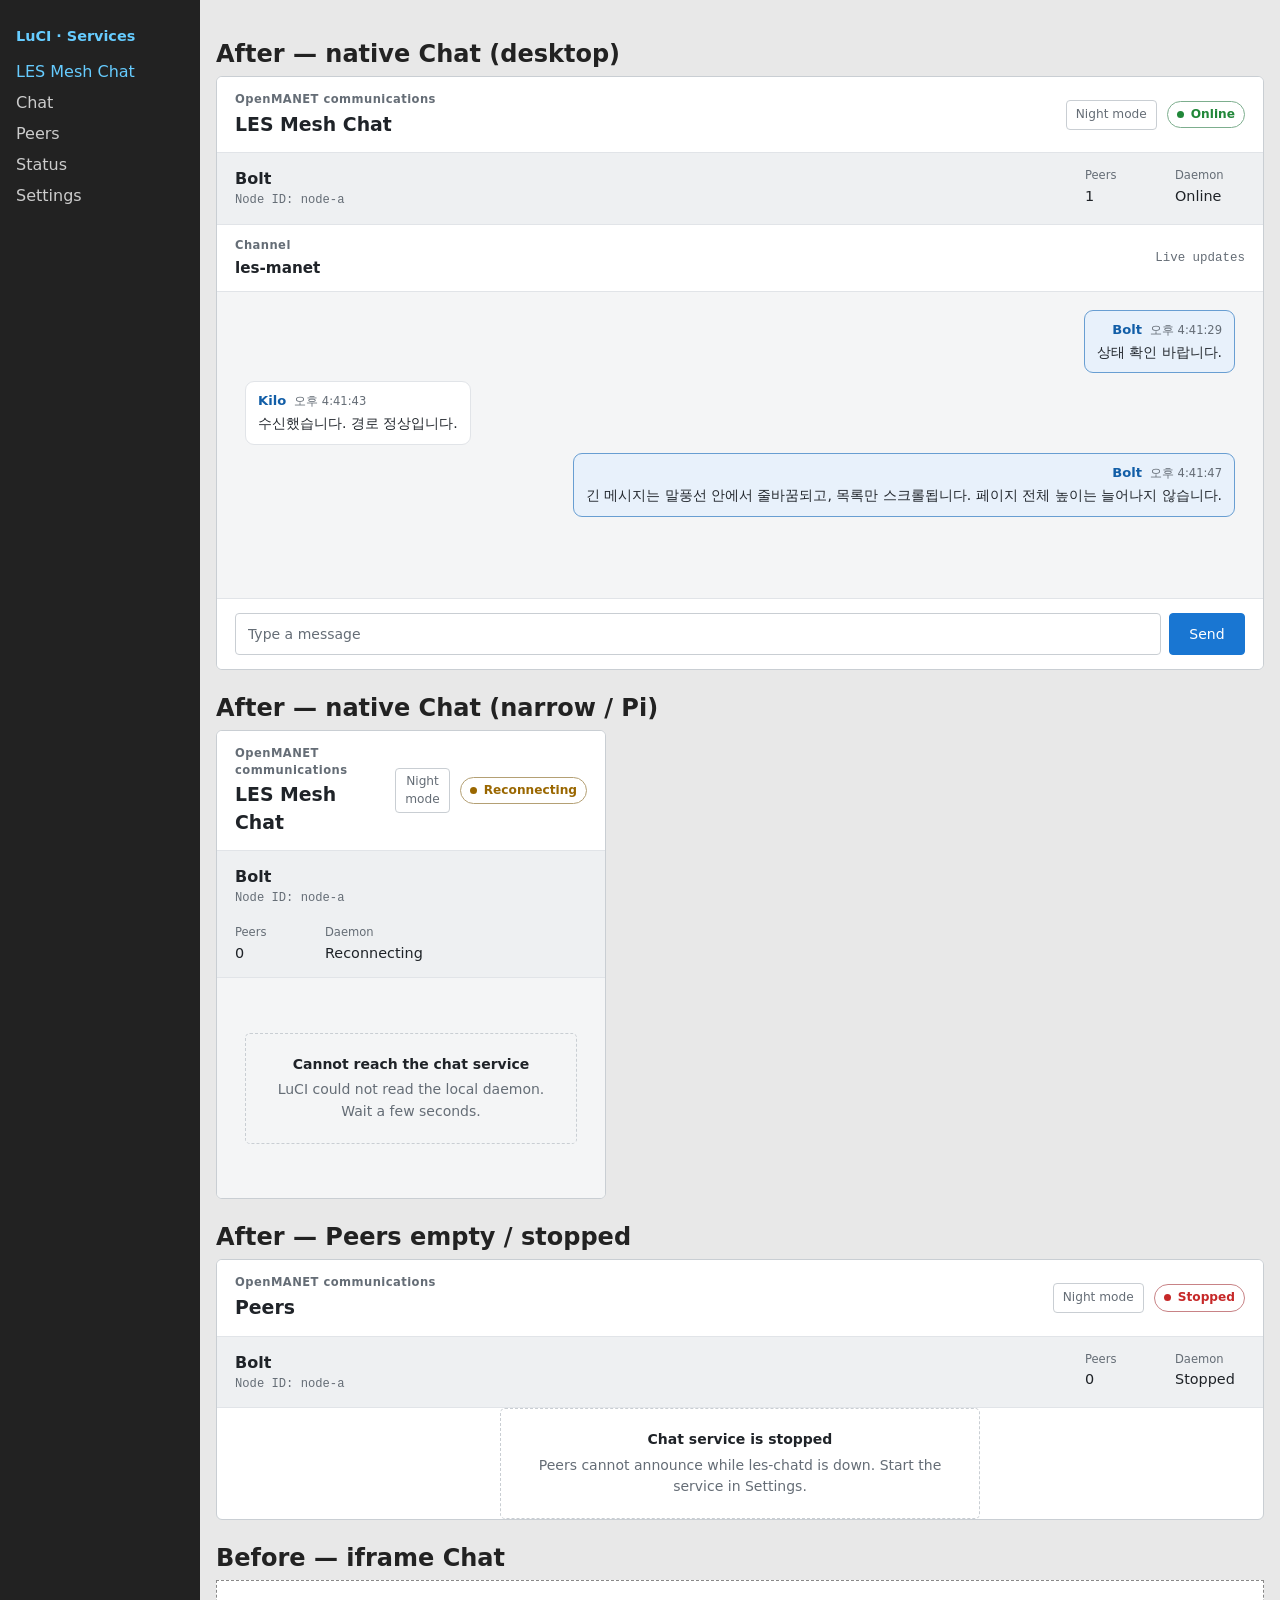
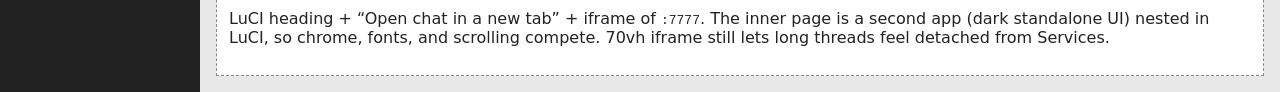
<file: openwrt/package/luci-app-les-chat/preview/mockup.html>
<!doctype html>
<html lang="en">
<head>
	<meta charset="utf-8">
	<meta name="viewport" content="width=device-width, initial-scale=1">
	<title>LES Mesh Chat LuCI mockup</title>
	<link rel="stylesheet" href="../files/www/luci-static/resources/view/les_chat/les_chat.css">
	<style>
		body { margin: 0; font-family: system-ui, sans-serif; background: #e8e8e8; color: #222; }
		.luci-shell { display: grid; grid-template-columns: 200px 1fr; min-height: 100vh; }
		.luci-nav { background: #222; color: #ddd; padding: 16px; }
		.luci-nav h1 { font-size: 0.9rem; color: #6cf; }
		.luci-nav a { display: block; color: #ccc; text-decoration: none; padding: 6px 0; }
		.luci-nav a.active { color: #6cf; }
		.luci-main { padding: 16px; }
		.grid { display: grid; gap: 24px; }
		.phone { width: 390px; max-width: 100%; }
		h2.section { margin: 24px 0 8px; }
		.before { padding: 12px; border: 1px dashed #888; background: #fff; }
	</style>
</head>
<body>
<div class="luci-shell">
	<nav class="luci-nav">
		<h1>LuCI · Services</h1>
		<a href="#chat" class="active">LES Mesh Chat</a>
		<a>Chat</a>
		<a>Peers</a>
		<a>Status</a>
		<a>Settings</a>
	</nav>
	<main class="luci-main">
		<h2 class="section">After — native Chat (desktop)</h2>
		<div class="les-chat-app">
			<div class="les-chat-panel les-chat-stage">
				<div class="les-chat-topbar">
					<div>
						<p class="les-chat-eyebrow">OpenMANET communications</p>
						<h2 class="les-chat-title">LES Mesh Chat</h2>
					</div>
					<div class="les-chat-topbar-actions">
						<button class="les-chat-theme-toggle" type="button">Night mode</button>
						<div class="les-chat-badge les-chat-badge-online">Online</div>
					</div>
				</div>
				<div class="les-chat-identity">
					<div class="les-chat-id-block">
						<p class="les-chat-callsign">Bolt</p>
						<p class="les-chat-node-id">Node ID: node-a</p>
					</div>
					<dl class="les-chat-metrics">
						<div><dt>Peers</dt><dd>1</dd></div>
						<div><dt>Daemon</dt><dd>Online</dd></div>
					</dl>
				</div>
				<div class="les-chat-channel">
					<div>
						<p class="les-chat-eyebrow">Channel</p>
						<strong>les-manet</strong>
					</div>
					<span class="les-chat-channel-name">Live updates</span>
				</div>
				<div class="les-chat-messages">
					<article class="les-chat-msg les-chat-msg-local">
						<header class="les-chat-msg-header">
							<strong class="les-chat-msg-callsign">Bolt</strong>
							<time class="les-chat-msg-time">오후 4:41:29</time>
						</header>
						<p class="les-chat-msg-body">상태 확인 바랍니다.</p>
					</article>
					<article class="les-chat-msg les-chat-msg-remote">
						<header class="les-chat-msg-header">
							<strong class="les-chat-msg-callsign">Kilo</strong>
							<time class="les-chat-msg-time">오후 4:41:43</time>
						</header>
						<p class="les-chat-msg-body">수신했습니다. 경로 정상입니다.</p>
					</article>
					<article class="les-chat-msg les-chat-msg-local">
						<header class="les-chat-msg-header">
							<strong class="les-chat-msg-callsign">Bolt</strong>
							<time class="les-chat-msg-time">오후 4:41:47</time>
						</header>
						<p class="les-chat-msg-body">긴 메시지는 말풍선 안에서 줄바꿈되고, 목록만 스크롤됩니다. 페이지 전체 높이는 늘어나지 않습니다.</p>
					</article>
				</div>
				<div class="les-chat-composer">
					<form class="les-chat-form" onsubmit="return false">
						<input type="text" placeholder="Type a message" value="">
						<button type="submit">Send</button>
					</form>
				</div>
			</div>
		</div>

		<h2 class="section">After — native Chat (narrow / Pi)</h2>
		<div class="phone">
			<div class="les-chat-app">
				<div class="les-chat-panel">
					<div class="les-chat-topbar">
						<div>
							<p class="les-chat-eyebrow">OpenMANET communications</p>
							<h2 class="les-chat-title">LES Mesh Chat</h2>
						</div>
						<div class="les-chat-topbar-actions">
							<button class="les-chat-theme-toggle" type="button">Night mode</button>
							<div class="les-chat-badge les-chat-badge-reconnect">Reconnecting</div>
						</div>
					</div>
					<div class="les-chat-identity">
						<div class="les-chat-id-block">
							<p class="les-chat-callsign">Bolt</p>
							<p class="les-chat-node-id">Node ID: node-a</p>
						</div>
						<dl class="les-chat-metrics">
							<div><dt>Peers</dt><dd>0</dd></div>
							<div><dt>Daemon</dt><dd>Reconnecting</dd></div>
						</dl>
					</div>
					<div class="les-chat-messages" style="min-height:220px">
						<div class="les-chat-empty">
							<strong>Cannot reach the chat service</strong>
							<p>LuCI could not read the local daemon. Wait a few seconds.</p>
						</div>
					</div>
				</div>
			</div>
		</div>

		<h2 class="section">After — Peers empty / stopped</h2>
		<div class="les-chat-app">
			<div class="les-chat-panel">
				<div class="les-chat-topbar">
					<div>
						<p class="les-chat-eyebrow">OpenMANET communications</p>
						<h2 class="les-chat-title">Peers</h2>
					</div>
					<div class="les-chat-topbar-actions">
						<button class="les-chat-theme-toggle" type="button">Night mode</button>
						<div class="les-chat-badge les-chat-badge-stopped">Stopped</div>
					</div>
				</div>
				<div class="les-chat-identity">
					<div class="les-chat-id-block">
						<p class="les-chat-callsign">Bolt</p>
						<p class="les-chat-node-id">Node ID: node-a</p>
					</div>
					<dl class="les-chat-metrics">
						<div><dt>Peers</dt><dd>0</dd></div>
						<div><dt>Daemon</dt><dd>Stopped</dd></div>
					</dl>
				</div>
				<div class="les-chat-empty">
					<strong>Chat service is stopped</strong>
					<p>Peers cannot announce while les-chatd is down. Start the service in Settings.</p>
				</div>
			</div>
		</div>

		<h2 class="section">Before — iframe Chat</h2>
		<div class="before">
			<p>LuCI heading + “Open chat in a new tab” + iframe of <code>:7777</code>. The inner page is a second app (dark standalone UI) nested in LuCI, so chrome, fonts, and scrolling compete. 70vh iframe still lets long threads feel detached from Services.</p>
		</div>
	</main>
</div>
</body>
</html>
</file>
<file: openwrt/package/luci-app-les-chat/files/www/luci-static/resources/view/les_chat/les_chat.css>
/* A quiet, LuCI-native surface: familiar admin spacing and messaging affordances. */
.les-chat-app {
	--les-bg: var(--background-color-low, #f4f5f6);
	--les-surface: var(--background-color-high, #ffffff);
	--les-surface-muted: var(--background-color-medium, #eef0f2);
	--les-border: var(--border-color-medium, #c9ced3);
	--les-border-soft: var(--border-color-low, #e1e4e8);
	--les-text: var(--text-color-high, #24292f);
	--les-text-strong: var(--text-color-highest, #1f2328);
	--les-muted: var(--text-color-medium, #656d76);
	--les-accent: var(--primary-color-high, #1976d2);
	--les-accent-strong: var(--primary-color-low, #125ea7);
	--les-success: var(--success-color-high, #218739);
	--les-danger: var(--error-color-high, #c62828);
	--les-warn: var(--warning-color-high, #9a6700);
	display: flex;
	flex-direction: column;
	gap: 12px;
	min-width: 0;
	color: var(--les-text);
	font-family: system-ui, -apple-system, BlinkMacSystemFont, "Segoe UI", "Noto Sans KR", sans-serif;
	font-size: 14px;
	line-height: 1.45;
}

/* OpenMANET-style night palette: deep blue-green surfaces with restrained cyan accents. */
.les-chat-app[data-les-theme="dark"] {
	--les-bg: #071014;
	--les-surface: #0d191e;
	--les-surface-muted: #132229;
	--les-border: #29434c;
	--les-border-soft: #1d333b;
	--les-text: #dcecf0;
	--les-text-strong: #f2fbfd;
	--les-muted: #86a6af;
	--les-accent: #16d9eb;
	--les-accent-strong: #0bb8cc;
	--les-success: #46d98a;
	--les-danger: #ff7180;
	--les-warn: #e6c35c;
}

.les-chat-app * {
	box-sizing: border-box;
}

.les-chat-panel {
	display: flex;
	flex-direction: column;
	min-width: 0;
	min-height: 0;
	overflow: hidden;
	border: 1px solid var(--les-border);
	border-radius: 6px;
	background: var(--les-surface);
}

.les-chat-topbar,
.les-chat-identity,
.les-chat-channel,
.les-chat-composer {
	display: flex;
	align-items: center;
	justify-content: space-between;
	gap: 16px;
	padding: 14px 18px;
}

.les-chat-topbar,
.les-chat-channel,
.les-chat-composer {
	border-bottom: 1px solid var(--les-border-soft);
}

.les-chat-topbar {
	background: var(--les-surface);
}

.les-chat-topbar-actions {
	display: inline-flex;
	align-items: center;
	gap: 10px;
}

.les-chat-theme-toggle {
	min-height: 30px;
	padding: 4px 9px;
	border: 1px solid var(--les-border);
	border-radius: 4px;
	color: var(--les-muted);
	background: transparent;
	font: inherit;
	font-size: 0.76rem;
	cursor: pointer;
}

.les-chat-restart {
	border-color: var(--les-warn);
	color: var(--les-warn);
}

.les-chat-restart:hover {
	background: color-mix(in srgb, var(--les-warn) 12%, var(--les-surface));
}

.les-chat-theme-toggle:hover,
.les-chat-theme-toggle:focus {
	border-color: var(--les-accent);
	color: var(--les-accent-strong);
	outline: 2px solid color-mix(in srgb, var(--les-accent) 20%, transparent);
	outline-offset: 1px;
}

.les-chat-composer {
	border-top: 1px solid var(--les-border-soft);
	border-bottom: 0;
	background: var(--les-surface);
}

.les-chat-eyebrow {
	margin: 0 0 3px;
	color: var(--les-muted);
	font-size: 0.72rem;
	font-weight: 600;
	letter-spacing: 0.04em;
	text-transform: none;
}

.les-chat-title {
	margin: 0;
	color: var(--les-text-strong);
	font-size: 1.18rem;
	font-weight: 650;
	letter-spacing: 0;
}

.les-chat-badge {
	display: inline-flex;
	align-items: center;
	gap: 7px;
	padding: 4px 9px;
	border: 1px solid var(--les-border);
	border-radius: 999px;
	color: var(--les-muted);
	font-size: 0.76rem;
	font-weight: 600;
	white-space: nowrap;
}

.les-chat-badge::before {
	content: "";
	width: 7px;
	height: 7px;
	border-radius: 50%;
	background: currentColor;
}

.les-chat-badge-online {
	color: var(--les-success);
	border-color: var(--les-success);
	border-color: color-mix(in srgb, var(--les-success) 45%, var(--les-border));
}

.les-chat-badge-offline,
.les-chat-badge-stopped {
	color: var(--les-danger);
	border-color: var(--les-danger);
	border-color: color-mix(in srgb, var(--les-danger) 45%, var(--les-border));
}

.les-chat-badge-reconnect {
	color: var(--les-warn);
	border-color: var(--les-warn);
	border-color: color-mix(in srgb, var(--les-warn) 45%, var(--les-border));
}

.les-chat-identity {
	align-items: flex-start;
	flex-wrap: wrap;
	border-bottom: 1px solid var(--les-border-soft);
	background: var(--les-surface-muted);
}

.les-chat-identity-alert {
	display: flex;
	align-items: center;
	gap: 10px;
	margin: 0 0 16px;
	padding: 10px 12px;
	border: 1px solid #e0a12d;
	border-radius: 8px;
	background: #fff7e5;
	color: #684b0a;
	font-size: 0.9rem;
}

.les-chat-identity-alert span {
	flex: 1 1 auto;
}

.les-chat-identity-alert a {
	font-weight: 700;
}

.les-chat-app[data-les-theme="dark"] .les-chat-identity-alert {
	border-color: #9b7428;
	background: #332811;
	color: #f4d58e;
}

.les-chat-id-block {
	min-width: 12rem;
}

.les-chat-callsign {
	margin: 0;
	color: var(--les-text-strong);
	font-size: 1rem;
	font-weight: 650;
	overflow-wrap: anywhere;
}

.les-chat-node-id {
	margin: 2px 0 0;
	color: var(--les-muted);
	font-family: ui-monospace, SFMono-Regular, Menlo, Consolas, monospace;
	font-size: 0.76rem;
	overflow-wrap: anywhere;
}

.les-chat-metrics {
	display: flex;
	flex-wrap: wrap;
	gap: 20px;
	margin: 0;
}

.les-chat-metrics div {
	min-width: 70px;
}

.les-chat-metrics dt {
	margin: 0 0 2px;
	color: var(--les-muted);
	font-size: 0.72rem;
	font-weight: 500;
}

.les-chat-metrics dd {
	margin: 0;
	color: var(--les-text-strong);
	font-size: 0.9rem;
	overflow-wrap: anywhere;
}

.les-chat-channel {
	padding-top: 12px;
	padding-bottom: 12px;
	background: var(--les-surface);
}

.les-chat-channel strong {
	color: var(--les-text-strong);
	font-size: 0.95rem;
	font-weight: 650;
}

.les-chat-channel-name {
	color: var(--les-muted);
	font-family: ui-monospace, SFMono-Regular, Menlo, Consolas, monospace;
	font-size: 0.78rem;
}

.les-chat-stage {
	display: flex;
	flex-direction: column;
	min-height: 0;
	position: relative;
	height: min(66vh, 44rem);
}

.les-chat-messages,
.les-chat-scroll {
	flex: 1 1 auto;
	min-height: 0;
	overflow-x: hidden;
	overflow-y: auto;
	overscroll-behavior: contain;
}

.les-chat-messages {
	display: flex;
	flex-direction: column;
	gap: 8px;
	padding: 18px clamp(14px, 3vw, 28px);
	background: var(--les-bg);
}

.les-chat-empty {
	margin: auto;
	max-width: 30rem;
	padding: 20px;
	border: 1px dashed var(--les-border);
	border-radius: 5px;
	color: var(--les-muted);
	text-align: center;
}

.les-chat-empty strong {
	display: block;
	margin-bottom: 5px;
	color: var(--les-text-strong);
	font-weight: 650;
}

.les-chat-empty p,
.les-chat-empty pre {
	margin: 0;
	line-height: 1.55;
	overflow-wrap: anywhere;
	white-space: pre-wrap;
}

.les-chat-msg {
	width: fit-content;
	max-width: min(76%, 42rem);
	padding: 9px 12px;
	border: 1px solid var(--les-border-soft);
	border-radius: 9px;
	background: var(--les-surface);
}

.les-chat-msg-local {
	align-self: flex-end;
	margin-left: auto;
	border-color: var(--les-accent);
	border-color: color-mix(in srgb, var(--les-accent) 55%, var(--les-border));
	background: var(--les-surface-muted);
	background: color-mix(in srgb, var(--les-accent) 10%, var(--les-surface));
}

.les-chat-msg-remote {
	align-self: flex-start;
	margin-right: auto;
}

.les-chat-msg-header {
	display: flex;
	align-items: baseline;
	gap: 8px;
	margin-bottom: 3px;
}

.les-chat-msg-local .les-chat-msg-header {
	justify-content: flex-end;
}

.les-chat-msg-callsign {
	color: var(--les-accent-strong);
	font-size: 0.82rem;
	font-weight: 650;
}

.les-chat-msg-local .les-chat-msg-callsign {
	color: var(--les-accent-strong);
}

.les-chat-msg-time {
	color: var(--les-muted);
	font-size: 0.72rem;
}

.les-chat-msg-body {
	margin: 0;
	color: var(--les-text);
	line-height: 1.55;
	overflow-wrap: anywhere;
	white-space: pre-wrap;
}

.les-chat-jump {
	position: absolute;
	left: 50%;
	bottom: 76px;
	z-index: 2;
	margin: 0;
	transform: translateX(-50%);
	border-radius: 999px;
}

.les-chat-form {
	display: grid;
	grid-template-columns: minmax(0, 1fr) auto;
	gap: 8px;
	width: 100%;
}

.les-chat-form input,
.les-chat-form button {
	min-height: 42px;
	border: 1px solid var(--les-border);
	border-radius: 4px;
	font: inherit;
}

.les-chat-form input {
	padding: 0 12px;
	color: var(--les-text);
	background: var(--les-surface);
}

.les-chat-form input::placeholder {
	color: var(--les-muted);
}

.les-chat-form input:focus {
	border-color: var(--les-accent);
	outline: 2px solid var(--les-border-soft);
	outline: 2px solid color-mix(in srgb, var(--les-accent) 25%, transparent);
	outline-offset: 0;
}

.les-chat-form button {
	min-width: 76px;
	padding: 0 16px;
	border-color: var(--les-accent);
	color: var(--on-primary-color, #fff);
	background: var(--les-accent);
	cursor: pointer;
}

.les-chat-form button:hover {
	background: var(--les-accent-strong);
}

.les-chat-form input:disabled,
.les-chat-form button:disabled {
	cursor: not-allowed;
	opacity: 0.55;
}

.les-chat-hint {
	margin: 5px 18px 10px;
	min-height: 1.3em;
	color: var(--les-success);
	font-size: 0.78rem;
}

.les-chat-hint-error {
	color: var(--les-danger);
}

.les-chat-cards {
	display: grid;
	gap: 0;
	padding: 0 18px 18px;
}

.les-chat-card {
	display: grid;
	grid-template-columns: minmax(8rem, 1fr) repeat(4, minmax(0, 1fr));
	align-items: center;
	gap: 8px 16px;
	padding: 13px 0;
	border-bottom: 1px solid var(--les-border-soft);
}

.les-chat-card:last-child {
	border-bottom: 0;
}

.les-chat-card strong {
	color: var(--les-text-strong);
	font-weight: 650;
}

.les-chat-card span {
	color: var(--les-muted);
	font-size: 0.78rem;
	overflow-wrap: anywhere;
}

.les-chat-card span:nth-of-type(1),
.les-chat-card span:nth-of-type(2) {
	font-family: ui-monospace, SFMono-Regular, Menlo, Consolas, monospace;
}

.les-chat-kv {
	width: 100%;
	border-collapse: collapse;
}

.les-chat-kv th,
.les-chat-kv td {
	padding: 11px 18px;
	border-bottom: 1px solid var(--les-border-soft);
	text-align: left;
	vertical-align: top;
	overflow-wrap: anywhere;
}

.les-chat-kv th {
	width: 30%;
	color: var(--les-muted);
	font-weight: 500;
}

.les-chat-kv td {
	color: var(--les-text-strong);
}

.les-chat-section-title {
	margin: 0;
	padding: 18px 18px 8px;
	color: var(--les-text-strong);
	font-size: 0.9rem;
	font-weight: 650;
}

.les-chat-settings-note {
	margin: 0;
	padding: 16px 18px 4px;
	color: var(--les-muted);
	font-size: 0.84rem;
}

/* Keep the standard LuCI form readable without replacing its behaviour. */
.les-chat-app .cbi-map {
	margin: 0;
	padding: 0 18px 18px;
}

.les-chat-app .cbi-map > h2,
.les-chat-app .cbi-map > .cbi-map-descr {
	display: none;
}

.les-chat-app .cbi-section {
	margin: 0;
}

.les-chat-app .cbi-section > h3 {
	margin-top: 16px;
	color: var(--les-text-strong);
	font-size: 0.95rem;
}

.les-chat-app .cbi-section-table-row,
.les-chat-app .cbi-value {
	border-color: var(--les-border-soft);
}

.les-chat-app .cbi-value-title {
	color: var(--les-text-strong);
	font-weight: 600;
}

.les-chat-app .cbi-value-description {
	color: var(--les-muted);
}

@media (max-width: 760px) {
	.les-chat-stage {
		height: min(68vh, 42rem);
	}

	.les-chat-topbar,
	.les-chat-identity {
		align-items: flex-start;
		flex-direction: column;
	}

	.les-chat-topbar-actions {
		width: 100%;
		justify-content: space-between;
	}

	.les-chat-msg {
		width: fit-content;
		max-width: 88%;
	}

	.les-chat-card {
		grid-template-columns: 1fr 1fr;
	}

	.les-chat-card strong {
		grid-column: 1 / -1;
	}

	.les-chat-form {
		grid-template-columns: minmax(0, 1fr) auto;
	}
}

@media (max-width: 460px) {
	.les-chat-topbar,
	.les-chat-identity,
	.les-chat-channel,
	.les-chat-composer {
		padding-right: 12px;
		padding-left: 12px;
	}

	.les-chat-metrics {
		gap: 12px;
	}

	.les-chat-form button {
		min-width: 64px;
		padding: 0 10px;
	}
}
</file>
